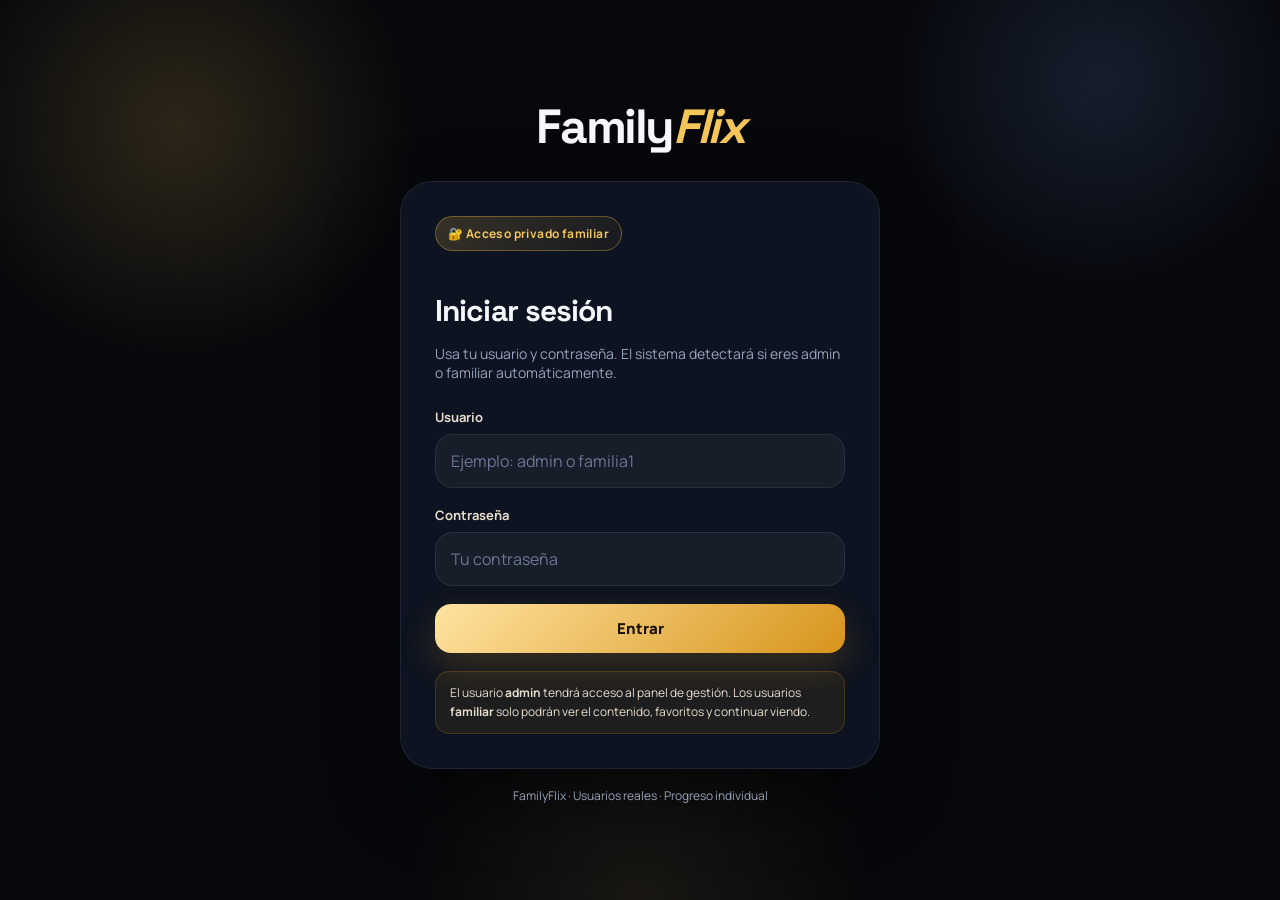
<file: index.html>
<!DOCTYPE html>
<html lang="es" data-theme="dark">
<head>
  <meta charset="UTF-8">
  <meta name="viewport" content="width=device-width,initial-scale=1">
  <title>FamilyFlix — Iniciar sesión</title>
  <script>
    (function () {
      const path = window.location.pathname || '/';
      const isHtmlFile = /\/[^/]+\.[^/]+$/.test(path);
      if (!isHtmlFile && !path.endsWith('/')) {
        window.location.replace(`${path}/${window.location.search}${window.location.hash}`);
      }
    })();
  </script>
  <link rel="icon" href="data:,">
  <link rel="stylesheet" href="css/style.css">
  <style>
    body{min-height:100vh;display:grid;place-items:center;padding:24px;background:#07080c}
    .login-shell{width:min(100%,480px);position:relative;z-index:1}
    .login-card{background:var(--ink2);border:1px solid rgba(245,240,232,.08);border-radius:var(--rxl);padding:34px;box-shadow:var(--gsh)}
    .login-logo{text-align:center;margin-bottom:24px}
    .login-logo .logo{font-size:48px;text-decoration:none}
    .login-hero{font-family:var(--ff);font-size:30px;margin-bottom:8px;color:var(--cream)}
    .login-sub{color:var(--cream3);font-size:14px;margin-bottom:26px}
    .role-chip{display:inline-flex;align-items:center;gap:8px;background:var(--ga);border:1px solid var(--gbrd2);border-radius:999px;padding:8px 12px;color:var(--amber);font-size:12px;font-weight:700;letter-spacing:.4px;margin-bottom:20px}
    .hint-box{margin-top:18px;background:rgba(232,160,32,.08);border:1px solid rgba(232,160,32,.18);border-radius:var(--r);padding:12px 14px;color:var(--cream2);font-size:12px;line-height:1.55}
    .foot-row{display:flex;justify-content:center;gap:12px;align-items:center;margin-top:18px;font-size:12px;color:var(--cream3);flex-wrap:wrap;text-align:center}
    @media(max-width:560px){body{padding:16px}.login-card{padding:24px}.login-logo .logo{font-size:40px}.login-hero{font-size:26px}}
  </style>
</head>
<body>
  <div class="bg-atm"></div>

  <div class="login-shell">
    <div class="login-logo">
      <div class="logo">Family<span>Flix</span></div>
    </div>

    <div class="login-card">
      <div class="role-chip">🔐 Acceso privado familiar</div>
      <h1 class="login-hero">Iniciar sesión</h1>
      <p class="login-sub">Usa tu usuario y contraseña. El sistema detectará si eres admin o familiar automáticamente.</p>

      <form id="loginForm">
      <div class="form-g">
        <label for="usuario">Usuario</label>
        <input class="inp" id="usuario" type="text" placeholder="Ejemplo: admin o familia1" autocomplete="username">
      </div>

      <div class="form-g">
        <label for="password">Contraseña</label>
        <input class="inp" id="password" type="password" placeholder="Tu contraseña" autocomplete="current-password">
      </div>

      <div id="loginError" class="err-box" style="display:none"></div>

      <button class="btn btn-amber btn-full btn-lg" id="loginBtn" type="submit">Entrar</button>
      </form>

      <div class="hint-box">
        El usuario <strong>admin</strong> tendrá acceso al panel de gestión. Los usuarios <strong>familiar</strong> solo podrán ver el contenido, favoritos y continuar viendo.
      </div>
    </div>

    <div class="foot-row">
      <button class="tt" onclick="toggleTheme()"></button>
      <span>FamilyFlix · Usuarios reales · Progreso individual</span>
    </div>
  </div>

  <script src="js/shared.js"></script>
  <script>
    const WELCOME_PENDING_KEY = 'ff_welcome_pending';
    const loginForm = document.getElementById('loginForm');

    const usuarioEl = document.getElementById('usuario');
    const passwordEl = document.getElementById('password');
    const loginBtn = document.getElementById('loginBtn');
    const loginError = document.getElementById('loginError');

    function setError(msg = '') {
      loginError.style.display = msg ? 'block' : 'none';
      loginError.textContent = msg;
    }

    if (typeof isLoggedIn !== 'function' || typeof loginUser !== 'function') {
      console.error('FamilyFlix no pudo cargar js/shared.js correctamente.');
      loginBtn.disabled = true;
      setError('No se pudo iniciar la app en este navegador. Recarga la pagina y, si sigue igual, prueba desactivar el bloqueo estricto de almacenamiento para este sitio.');
    } else if (isLoggedIn()) {
      window.location.href = 'home.html';
    }

    function markWelcomePending(user = {}) {
      const payload = JSON.stringify({
        ts: Date.now(),
        nombre: user.nombreMostrado || user.usuario || 'Familia'
      });
      sessionStorage.setItem(WELCOME_PENDING_KEY, payload);
      localStorage.setItem(WELCOME_PENDING_KEY, payload);
    }

    async function doLogin() {
      if (typeof loginUser !== 'function' || typeof setSession !== 'function') {
        setError('No se pudo iniciar la app en este navegador. Recarga la pagina y revisa si el navegador esta bloqueando almacenamiento para este sitio.');
        return;
      }

      const usuario = usuarioEl.value.trim();
      const password = passwordEl.value.trim();
      setError('');

      if (!usuario || !password) {
        setError('Ingresa usuario y contraseña.');
        return;
      }

      loginBtn.disabled = true;
      loginBtn.textContent = 'Verificando...';

      try {
        const res = await loginUser(usuario, password);
        setSession({ ok: true, user: res.user });
        markWelcomePending(res.user);
        showToast(`Bienvenido, ${res.user.nombreMostrado || res.user.usuario}`);
        window.location.href = 'home.html';
      } catch (error) {
        setError(error.message || 'No se pudo iniciar sesión.');
      } finally {
        loginBtn.disabled = false;
        loginBtn.textContent = 'Entrar';
      }
    }

    if (loginForm) {
      loginForm.addEventListener('submit', (event) => {
        event.preventDefault();
        doLogin();
      });
    }
  </script>
</body>
</html>
</file>
<file: css/style.css>
@import url('https://fonts.googleapis.com/css2?family=Manrope:wght@400;500;700;800&family=Space+Grotesk:wght@500;700;800&display=swap');

:root{
  --bg:#0a0d14;
  --bg2:#101522;
  --bg3:#151b2d;
  --panel:#111726;
  --panel2:#171f31;
  --panel3:#0e1421;
  --line:rgba(255,255,255,.08);
  --line2:rgba(255,255,255,.14);
  --text:#f7f3ec;
  --muted:#b8c0d4;
  --soft:#8d98b5;
  --brand:#f5c148;
  --brand2:#e8a020;
  --brand3:#ffda7b;
  --ok:#2ecc71;
  --danger:#ff6b6b;
  --info:#6ea8ff;
  --shadow:0 20px 60px rgba(0,0,0,.35);
  --shadow2:0 10px 28px rgba(0,0,0,.25);
  --blur:blur(16px);
  --r:14px;
  --rm:18px;
  --rl:24px;
  --rxl:32px;
  --nav-h:78px;
  --fs:Inter,ui-sans-serif,system-ui,-apple-system,Segoe UI,Roboto,Arial,sans-serif;
  --ff:Inter,ui-sans-serif,system-ui,-apple-system,Segoe UI,Roboto,Arial,sans-serif;
  --t:.24s;
  --ease:cubic-bezier(.2,.8,.2,1);
  --gb:linear-gradient(180deg, rgba(255,255,255,.05), rgba(255,255,255,.02));
  --ga:linear-gradient(135deg, rgba(245,193,72,.18), rgba(232,160,32,.05));
  --gbrd:rgba(245,193,72,.18);
  --gbrd2:rgba(245,193,72,.34);
  --gsh:0 18px 54px rgba(0,0,0,.34);
  --cream:var(--text);
  --cream2:#e7ddcf;
  --cream3:var(--muted);
  --ink:var(--bg);
  --ink2:var(--panel);
  --ink3:var(--panel2);
  --amber:var(--brand);
}

:root[data-theme="light"]{
  --bg:#f4f6fb;
  --bg2:#ffffff;
  --bg3:#edf1f8;
  --panel:#ffffff;
  --panel2:#f7f9fd;
  --panel3:#eef2f8;
  --line:rgba(15,23,42,.08);
  --line2:rgba(15,23,42,.14);
  --text:#111827;
  --muted:#51607b;
  --soft:#76839b;
  --shadow:0 20px 55px rgba(15,23,42,.1);
  --shadow2:0 10px 28px rgba(15,23,42,.08);
  --gb:linear-gradient(180deg, rgba(15,23,42,.02), rgba(15,23,42,.01));
  --ga:linear-gradient(135deg, rgba(245,193,72,.22), rgba(232,160,32,.08));
}

*{box-sizing:border-box}
html{scroll-behavior:smooth}
body{
  margin:0;
  min-height:100vh;
  font-family:var(--fs);
  color:var(--text);
  background:
    radial-gradient(circle at top left, rgba(245,193,72,.12), transparent 28%),
    radial-gradient(circle at top right, rgba(110,168,255,.08), transparent 24%),
    linear-gradient(180deg, var(--bg), #070a11 56%, var(--bg));
}
a{color:inherit;text-decoration:none}
img{max-width:100%;display:block}
button,input,select,textarea{font:inherit}
button{cursor:pointer}
textarea{resize:vertical}

.bg-atm{
  position:fixed; inset:0; pointer-events:none; z-index:0;
  background:
    radial-gradient(circle at 18% 16%, rgba(255,210,120,.11), transparent 22%),
    radial-gradient(circle at 82% 8%, rgba(110,168,255,.08), transparent 20%),
    radial-gradient(circle at 55% 100%, rgba(245,193,72,.08), transparent 24%);
}

.logo{font-size:30px;font-weight:900;letter-spacing:-.03em}
.logo span{color:var(--amber);font-style:italic}

.nav{
  position:fixed; top:0; left:0; right:0; z-index:50;
  background:transparent; transition:all var(--t) var(--ease);
}
.nav.solid{backdrop-filter:var(--blur);background:rgba(7,10,17,.72);border-bottom:1px solid var(--line)}
:root[data-theme="light"] .nav.solid{background:rgba(255,255,255,.78)}
.nav.hidden{transform:translateY(-100%)}
.nav-inner{
  height:var(--nav-h); max-width:1320px; margin:0 auto; padding:0 24px;
  display:flex; align-items:center; gap:18px; justify-content:space-between;
}
.nav-tabs,.nav-r{display:flex; align-items:center; gap:10px; flex-wrap:wrap}
.nav-tab,.chip,.stab,.atab{
  border:1px solid var(--line); background:var(--gb); color:var(--muted);
  border-radius:999px; padding:11px 16px; font-weight:700; font-size:13px;
  transition:all var(--t) var(--ease);
}
.nav-tab:hover,.chip:hover,.stab:hover,.atab:hover{transform:translateY(-1px);border-color:var(--line2);color:var(--text)}
.nav-tab.active,.chip.on,.stab.on,.atab.on{background:var(--amber); color:#120f06; border-color:transparent; box-shadow:0 8px 24px rgba(245,193,72,.24)}

.btn{
  border:none; border-radius:14px; padding:12px 18px; font-weight:800;
  transition:transform var(--t) var(--ease), box-shadow var(--t) var(--ease), background var(--t) var(--ease), opacity var(--t) var(--ease);
  display:inline-flex; align-items:center; justify-content:center; gap:8px; text-decoration:none;
}
.btn:hover{transform:translateY(-1px)}
.btn:disabled{opacity:.55;cursor:not-allowed;transform:none}
.btn-full{width:100%}
.btn-lg{padding:14px 20px;font-size:15px}
.btn-amber{background:linear-gradient(135deg, var(--brand3), var(--brand2)); color:#150f02; box-shadow:0 12px 26px rgba(232,160,32,.28)}
.btn-ghost{background:rgba(255,255,255,.05); color:var(--text); border:1px solid var(--line)}
.btn-outline{background:transparent; color:var(--text); border:1px solid var(--line2)}
.btn-outline:hover,.btn-ghost:hover{background:rgba(255,255,255,.08)}

.tt{
  width:42px; height:42px; border-radius:999px; border:1px solid var(--line);
  background:var(--gb); position:relative; box-shadow:var(--shadow2)
}
.tt::before{
  content:'\2600\FE0F'; position:absolute; inset:0; display:grid; place-items:center; font-size:18px;
}
:root[data-theme="dark"] .tt::before{content:'\1F319'}

label{display:block;font-size:13px;font-weight:700;color:var(--cream2);margin-bottom:8px}
.inp{
  width:100%; border:1px solid var(--line); background:rgba(255,255,255,.04);
  color:var(--text); border-radius:16px; padding:14px 15px; outline:none;
  transition:border-color var(--t), box-shadow var(--t), background var(--t);
}
.inp:focus{border-color:var(--gbrd2); box-shadow:0 0 0 4px rgba(245,193,72,.12); background:rgba(255,255,255,.06)}
.inp::placeholder{color:var(--soft)}
select.inp{appearance:none;background-image:linear-gradient(45deg,transparent 50%,var(--soft) 50%),linear-gradient(135deg,var(--soft) 50%,transparent 50%);background-position:calc(100% - 20px) calc(1em + 6px),calc(100% - 14px) calc(1em + 6px);background-size:6px 6px,6px 6px;background-repeat:no-repeat;padding-right:40px}
.form-g{margin-bottom:18px}
.form-row{display:grid;grid-template-columns:repeat(2,minmax(0,1fr));gap:14px}

.hero{
  position:relative; min-height:66vh; display:flex; align-items:flex-end; overflow:hidden;
  border-bottom:1px solid var(--line); margin-bottom:10px;
}
.hero-bg,.hero-vignette,.hero-content{position:absolute;inset:0}
.hero-bg{overflow:hidden}
.hero-bg img,.hero-bg video{width:100%;height:100%;object-fit:cover}
.hero-bg::after{content:'';position:absolute;inset:0;background:linear-gradient(180deg,rgba(0,0,0,.06),rgba(0,0,0,.54) 68%,rgba(7,10,17,.95))}
.hero-bg-layer{
  position:absolute;
  inset:0;
  opacity:0;
  transform:scale(1.02);
  transition:opacity .85s var(--ease), transform 1.2s var(--ease);
  will-change:opacity, transform;
}
.hero-bg-layer.is-active{
  opacity:1;
  transform:scale(1);
}
.hero-bg-layer.is-leaving{
  opacity:0;
  transform:scale(1.05);
}
.hero-bg-ph{height:100%;display:grid;place-items:center;font-size:120px;color:rgba(255,255,255,.18);background:linear-gradient(135deg,#131a2b,#1d2740)}
.hero-vignette{background:linear-gradient(90deg, rgba(7,10,17,.88) 0%, rgba(7,10,17,.45) 35%, rgba(7,10,17,.15) 60%, rgba(7,10,17,.82) 100%)}
.hero-content{
  position:relative; z-index:2; inset:auto; max-width:1320px; width:100%; margin:0 auto; padding:0 24px 44px;
}
.hero-eyebrow{display:inline-flex;align-items:center;gap:8px;padding:8px 12px;border-radius:999px;background:rgba(255,255,255,.08);backdrop-filter:blur(8px);font-size:12px;font-weight:800;color:var(--cream2);margin-bottom:14px}
.hero-title{max-width:760px;font-size:clamp(34px,5vw,72px);line-height:.98;font-weight:900;letter-spacing:-.04em;margin:0 0 10px}
.hero-meta{display:flex;gap:10px;flex-wrap:wrap;margin:0 0 16px;color:var(--cream2);font-weight:700}
.hero-meta .hero-meta-item{padding:8px 12px;border-radius:999px;background:rgba(255,255,255,.08);border:1px solid rgba(255,255,255,.06);font-size:12px}
.hero-synopsis{max-width:640px;font-size:15px;line-height:1.7;color:var(--cream2);margin:0 0 24px}
.hero-actions{display:flex;gap:12px;flex-wrap:wrap}

.stats-bar,.search-zone,.content-wrap,.page,.player-zone{position:relative;z-index:1}
.stats-bar{
  max-width:1320px; margin:18px auto 0; padding:0 24px; display:grid; gap:14px;
  grid-template-columns:repeat(4,minmax(0,1fr));
}
.stat-card{background:var(--gb); border:1px solid var(--line); border-radius:22px; padding:18px; box-shadow:var(--shadow2)}
.stat-label{font-size:12px;color:var(--muted);text-transform:uppercase;letter-spacing:.08em;margin-bottom:6px}
.stat-value{font-size:32px;font-weight:900;letter-spacing:-.04em}
.stat-sub{font-size:12px;color:var(--soft);margin-top:4px}

.search-zone{max-width:1320px;margin:18px auto 0;padding:0 24px 12px}
.search-box{position:relative;max-width:760px;margin-bottom:16px}
.search-box .si{position:absolute;left:16px;top:50%;transform:translateY(-50%);z-index:1;opacity:.75}
.search-box .inp{padding-left:44px;height:52px;border-radius:18px}
.filter-chips{display:flex;gap:10px;flex-wrap:wrap}

.load-state,.empty{
  min-height:220px; display:flex; flex-direction:column; align-items:center; justify-content:center; gap:12px;
  color:var(--muted); text-align:center;
}
.spin,.spin-sm{border-radius:999px;animation:spin .9s linear infinite}
.spin{width:30px;height:30px;border:3px solid rgba(255,255,255,.12);border-top-color:var(--amber)}
.spin-sm{width:16px;height:16px;border:2px solid rgba(255,255,255,.15);border-top-color:var(--amber)}
@keyframes spin{to{transform:rotate(360deg)}}

.shelf{max-width:1320px;margin:28px auto 0;padding:0 24px}
.shelf-head{display:flex;align-items:end;justify-content:space-between;gap:12px;margin-bottom:14px}
.shelf-title{font-size:24px;font-weight:900;letter-spacing:-.03em;margin:0}
.shelf-sub{font-size:13px;color:var(--muted)}
.row-scroll{display:grid;grid-auto-flow:column;grid-auto-columns:minmax(200px, 18vw);gap:16px;overflow:auto;padding-bottom:4px;scrollbar-width:thin}
.grid-cards{display:grid;grid-template-columns:repeat(auto-fill,minmax(210px,1fr));gap:18px}
.card{
  position:relative;overflow:hidden;border-radius:24px;background:linear-gradient(180deg,#1a2236,#101625);border:1px solid var(--line);box-shadow:var(--shadow2);transition:transform .28s var(--ease), box-shadow .28s var(--ease), border-color .28s var(--ease);
}
.card:hover{transform:translateY(-4px) scale(1.01);box-shadow:var(--shadow);border-color:var(--line2)}
.card-media{position:relative;aspect-ratio:2/3;background:#0f1420}
.card-media img{width:100%;height:100%;object-fit:cover}
.card-ph{width:100%;height:100%;display:grid;place-items:center;font-size:56px;color:rgba(255,255,255,.22);background:linear-gradient(135deg,#18203a,#121a2b)}
.card-body{padding:14px 14px 16px}
.card-title{font-size:16px;line-height:1.2;font-weight:800;margin:0 0 6px;display:-webkit-box;-webkit-line-clamp:2;-webkit-box-orient:vertical;overflow:hidden}
.card-meta{display:flex;gap:8px;flex-wrap:wrap;font-size:12px;color:var(--muted);margin-bottom:10px}
.card-actions{display:flex;gap:8px;flex-wrap:wrap}
.card .btn{padding:10px 12px;font-size:12px;border-radius:12px}
.badge{position:absolute;top:12px;left:12px;padding:8px 10px;border-radius:999px;font-size:11px;font-weight:900;letter-spacing:.04em;backdrop-filter:blur(10px);border:1px solid rgba(255,255,255,.08)}
.badge-new{background:rgba(245,193,72,.95);color:#141006}
.badge-serie{background:rgba(110,168,255,.95);color:#07111f}
.badge-wip{background:rgba(17,24,39,.82);color:#fff}
.badge-done{background:rgba(46,204,113,.92);color:#08140d}
.card-progress{position:absolute;left:10px;right:10px;bottom:10px;height:6px;border-radius:999px;background:rgba(255,255,255,.18);overflow:hidden}
.card-progress > span{display:block;height:100%;background:linear-gradient(90deg,var(--brand3),var(--brand2))}

.modal-bd{
  position:fixed; inset:0; background:rgba(2,5,12,.72); backdrop-filter:blur(8px);
  display:none; align-items:center; justify-content:center; z-index:80; padding:20px; overflow-y:auto; overscroll-behavior:contain; -webkit-overflow-scrolling:touch; touch-action:pan-y;
}
.modal-bd.show,.modal-bd.open{display:flex}
.modal{
  width:min(1180px,100%); height:min(92vh,900px); max-height:min(92vh,900px); overflow:hidden; background:var(--panel);
  border:1px solid var(--line); border-radius:28px; box-shadow:var(--shadow); display:grid; grid-template-columns:minmax(300px,340px) minmax(0,1fr); align-items:stretch;
}
.modal-img{height:min(92vh,900px); min-height:min(92vh,900px); background:linear-gradient(135deg,#18203a,#101625); align-self:stretch; position:sticky; top:0; overflow:hidden}
.modal-img img{width:100%;height:100%;object-fit:cover}
.modal-body{padding:28px; max-height:min(92vh,900px); overflow:auto; overscroll-behavior:contain; scrollbar-gutter:stable}
.modal-eyebrow{font-size:12px;text-transform:uppercase;letter-spacing:.12em;color:var(--brand3);font-weight:900;margin-bottom:10px}
.modal-title{font-size:clamp(28px,4vw,42px);line-height:1.02;margin:0 0 12px;font-weight:900}
.modal-meta{display:flex;gap:10px;flex-wrap:wrap;margin-bottom:14px;color:var(--muted);font-weight:700}
.modal-meta .modal-meta-item{padding:8px 11px;border:1px solid var(--line);border-radius:999px;background:var(--gb);font-size:12px}
.modal-synopsis{font-size:15px;line-height:1.7;color:var(--cream2);margin-bottom:18px}
.modal-tags,.info-tags{display:flex;gap:8px;flex-wrap:wrap;margin-bottom:18px}
.modal-tags span,.info-tags span{padding:8px 11px;border-radius:999px;background:rgba(255,255,255,.05);border:1px solid var(--line);font-size:12px;color:var(--cream2)}
.modal-actions{display:flex;gap:10px;flex-wrap:wrap}
.modal-actions .btn{padding:12px 16px}
.modal-prog{margin-bottom:18px}
.modal-prog-bar{height:8px;border-radius:999px;background:rgba(255,255,255,.12);overflow:hidden}
.modal-prog-fill{height:100%;background:linear-gradient(90deg,var(--brand3),var(--brand2))}
.modal-prog-lbl{font-size:12px;color:var(--muted);margin-top:8px}
.ep-list{margin-top:22px;padding-top:18px;border-top:1px solid var(--line)}
.ep-list-title{font-size:18px;font-weight:900;margin-bottom:14px}
.ep-season{margin-bottom:16px}
.ep-season h4{margin:0 0 10px;font-size:14px;color:var(--brand3)}
.ep-card{display:flex;gap:14px;align-items:center;padding:12px;border-radius:18px;background:var(--gb);border:1px solid var(--line);margin-bottom:10px}
.ep-thumb{width:90px;height:54px;border-radius:12px;overflow:hidden;background:#111827;flex-shrink:0}
.ep-thumb img{width:100%;height:100%;object-fit:cover}
.ep-title{font-size:14px;font-weight:800;margin-bottom:4px}
.ep-meta{font-size:12px;color:var(--muted)}

.page{max-width:1320px;margin:0 auto;padding:calc(var(--nav-h) + 26px) 24px 64px}
.page-title{font-size:clamp(32px,5vw,52px);line-height:1.02;margin:0 0 6px;font-weight:900;letter-spacing:-.04em}
.page-title span{color:var(--amber);font-style:italic}
.page-sub{font-size:14px;color:var(--muted);margin:0 0 26px}
.admin-tabs,.sub-tabs{display:flex;gap:10px;flex-wrap:wrap;margin-bottom:20px}
.acard,.success-card,.progress-card,.player-info,.stats-card .inner{
  background:var(--gb); border:1px solid var(--line); border-radius:24px; box-shadow:var(--shadow2)
}
.acard{padding:22px;margin-bottom:18px}
.success-card{padding:24px}
.panel{display:none}.panel.on{display:block}
.form-section{display:none}.form-section.on{display:block}
.ai-search-box{background:linear-gradient(135deg, rgba(245,193,72,.11), rgba(110,168,255,.04));border:1px solid var(--gbrd);border-radius:22px;padding:18px}
.ai-status{display:none;gap:10px;align-items:center;padding:12px 14px;border-radius:16px;margin-top:14px;font-size:13px}
.ai-status.analyzing{display:flex;background:rgba(245,193,72,.1);border:1px solid var(--gbrd);color:var(--brand3)}
.ai-status.done{display:flex;background:rgba(46,204,113,.1);border:1px solid rgba(46,204,113,.22);color:#6fe4a2}
.ai-status.err{display:flex;background:rgba(255,107,107,.1);border:1px solid rgba(255,107,107,.22);color:#ff9b9b}
.upload-zone{position:relative;display:grid;place-items:center;min-height:120px;padding:18px;text-align:center;border:2px dashed var(--gbrd2);border-radius:22px;background:rgba(245,193,72,.04)}
.upload-zone input{position:absolute;inset:0;opacity:0;cursor:pointer}
.files-list{display:grid;gap:10px}
.file-row{display:flex;gap:12px;align-items:center;padding:14px;border-radius:18px;background:var(--panel3);border:1px solid var(--line)}
.file-info{flex:1;min-width:0}.file-name{font-size:14px;font-weight:800;white-space:nowrap;overflow:hidden;text-overflow:ellipsis;margin-bottom:4px}.file-meta{font-size:12px;color:var(--muted)}
.hint-box{padding:16px 18px;border-radius:18px;background:rgba(110,168,255,.09);border:1px solid rgba(110,168,255,.16);font-size:13px;color:var(--cream2)}

.player-shell{padding-top:var(--nav-h);min-height:100vh}
.player-topbar{position:fixed;top:0;left:0;right:0;z-index:40;height:var(--nav-h);display:flex;align-items:center;justify-content:space-between;padding:0 20px;background:rgba(7,10,17,.78);backdrop-filter:var(--blur);border-bottom:1px solid var(--line)}
.player-zone{max-width:1320px;margin:0 auto;padding:24px}
.video-stage{position:relative;border-radius:28px;overflow:hidden;background:#000;box-shadow:var(--shadow);border:1px solid var(--line)}
.video-stage video,.video-stage iframe{width:100%;aspect-ratio:16/9;border:none;display:block;background:#000}
.video-loader{position:absolute;inset:0;display:flex;flex-direction:column;align-items:center;justify-content:center;gap:10px;background:rgba(0,0,0,.42);z-index:2}
.player-info{display:grid;grid-template-columns:1.6fr .9fr;gap:22px;margin-top:22px;padding:22px}
.info-cat{font-size:12px;text-transform:uppercase;letter-spacing:.12em;color:var(--brand3);font-weight:900;margin-bottom:8px}
.info-title{font-size:clamp(28px,4vw,48px);line-height:1.02;margin:0 0 10px}
.info-meta{display:flex;gap:10px;flex-wrap:wrap;color:var(--muted);font-weight:700;margin-bottom:12px}
.info-synopsis{font-size:15px;line-height:1.7;color:var(--cream2);margin-bottom:16px}
.progress-card{padding:22px}
.progress-card h4{margin:0 0 12px;font-size:16px}
.autosave-badge{display:inline-flex;gap:8px;align-items:center;padding:8px 12px;border-radius:999px;background:rgba(46,204,113,.12);border:1px solid rgba(46,204,113,.22);font-size:12px;color:#8ff0b7}
.autosave-dot{width:8px;height:8px;border-radius:999px;background:#2ecc71;box-shadow:0 0 0 6px rgba(46,204,113,.16)}
.ring-wrap{display:grid;place-items:center;margin:18px 0}
.progress-ring{transform:rotate(-90deg)}
.ring-track{fill:none;stroke:rgba(255,255,255,.08);stroke-width:10}
.ring-fill{fill:none;stroke:url(#rg);stroke-width:10;stroke-linecap:round;stroke-dasharray:251.2;stroke-dashoffset:251.2;transition:stroke-dashoffset .4s ease}
.ring-label{position:absolute;font-size:22px;font-weight:900}
.ring-sub{font-size:13px;color:var(--muted);text-align:center;margin-bottom:12px}
.time-display{display:flex;justify-content:space-between;gap:12px;padding:12px 14px;border-radius:16px;background:var(--panel3);border:1px solid var(--line);font-size:13px;margin-bottom:14px}
.time-cur{font-weight:900}.time-tot{color:var(--muted)}
.btn-row{display:grid;gap:10px}
.last-saved{font-size:12px;color:var(--muted);margin-top:12px;text-align:center}
.next-ep-overlay{position:absolute;right:18px;bottom:18px;max-width:340px;background:rgba(7,10,17,.88);backdrop-filter:blur(14px);border:1px solid var(--line);border-radius:24px;padding:18px;box-shadow:var(--shadow);display:none;z-index:3}
.next-ep-overlay.show{display:block}
.next-ep-label{font-size:12px;text-transform:uppercase;letter-spacing:.12em;color:var(--brand3);font-weight:900;margin-bottom:8px}
.next-ep-title{font-size:19px;font-weight:900;margin-bottom:10px}
.next-ep-timer{font-size:40px;font-weight:900;margin-bottom:10px}
.next-ep-actions{display:flex;gap:10px}

.toast{position:fixed;right:18px;bottom:18px;z-index:100;padding:14px 16px;border-radius:16px;background:rgba(17,24,39,.94);color:#fff;border:1px solid var(--line);box-shadow:var(--shadow);opacity:0;transform:translateY(10px);pointer-events:none;transition:all .25s var(--ease);max-width:min(420px, calc(100vw - 28px))}
.toast.show{opacity:1;transform:translateY(0)}
.toast.success{border-color:rgba(46,204,113,.3)}
.toast.error{border-color:rgba(255,107,107,.34)}
.toast.info{border-color:rgba(110,168,255,.34)}

.table-wrap{overflow:auto;border:1px solid var(--line);border-radius:20px}
table{width:100%;border-collapse:collapse;background:var(--panel)}
th,td{padding:12px 14px;text-align:left;border-bottom:1px solid var(--line);font-size:13px}
th{font-size:12px;text-transform:uppercase;letter-spacing:.08em;color:var(--muted);background:var(--panel3)}
tr:hover td{background:rgba(255,255,255,.02)}

.hide{display:none!important}
.text-muted{color:var(--muted)}
.center{text-align:center}
.mt-2{margin-top:8px}.mt-3{margin-top:12px}.mt-4{margin-top:16px}.mt-5{margin-top:20px}

@media (max-width: 1100px){
  .stats-bar{grid-template-columns:repeat(2,minmax(0,1fr))}
  .modal{grid-template-columns:minmax(260px,300px) minmax(0,1fr)}
  .player-info{grid-template-columns:1fr}
}

@media (max-width: 820px){
  :root{--nav-h:70px}
  .nav-inner{padding:0 14px;gap:10px}
  .nav-tabs{order:3;width:100%;overflow:auto;padding-bottom:2px}
  .nav-r{margin-left:auto}
  .hero{min-height:58vh}
  .hero-content{padding:0 16px 28px}
  .stats-bar,.search-zone,.shelf,.page,.player-zone{padding-left:16px;padding-right:16px}
  .row-scroll{grid-auto-columns:minmax(180px, 58vw)}
  .grid-cards{grid-template-columns:repeat(2,minmax(0,1fr))}
  .modal{grid-template-columns:1fr;max-height:90vh;height:auto;overflow:auto}
  .modal-img{min-height:240px;height:auto;position:relative;top:auto}
  .modal-body{padding:20px;max-height:none;overflow:visible}
  .modal-episodes{max-height:none;overflow:visible;padding-right:0}
  .form-row{grid-template-columns:1fr}
}

@media (max-width: 560px){
  .logo{font-size:24px}
  .nav-tab,.chip,.stab,.atab{padding:10px 14px;font-size:12px}
  .hero-title{font-size:34px}
  .hero-meta .hero-meta-item{font-size:11px;padding:7px 10px}
  .stats-bar{grid-template-columns:1fr}
  .grid-cards{grid-template-columns:1fr 1fr;gap:14px}
  .card-body{padding:12px}
  .card-title{font-size:14px}
  .card .btn{padding:9px 10px;font-size:11px}
  .modal-actions,.hero-actions,.next-ep-actions{flex-direction:column}
  .page{padding-top:calc(var(--nav-h) + 18px)}
  .player-zone{padding:16px}
  .player-topbar{padding:0 12px}
  .next-ep-overlay{left:12px;right:12px;bottom:12px;max-width:none}
}

/* -------------------------------
   Dark-only refresh
--------------------------------*/
:root{
  --bg:#05070c;
  --bg2:#0d1118;
  --bg3:#131926;
  --panel:#0d1320;
  --panel2:#141d2b;
  --panel3:#0b1019;
  --text:#f5f7fb;
  --muted:#98a3bb;
  --soft:#6c7894;
  --brand:#f3c55b;
  --brand2:#d8941c;
  --brand3:#ffe3a0;
  --line:rgba(255,255,255,.08);
  --line2:rgba(255,255,255,.16);
  --shadow:0 30px 90px rgba(0,0,0,.5);
  --shadow2:0 14px 34px rgba(0,0,0,.3);
  --fs:'Manrope',ui-sans-serif,system-ui,-apple-system,Segoe UI,sans-serif;
  --ff:'Space Grotesk',ui-sans-serif,system-ui,-apple-system,Segoe UI,sans-serif;
  --nav-h:84px;
  --gsh:0 28px 74px rgba(0,0,0,.46);
}

html,body{
  background:
    radial-gradient(circle at 0% 0%, rgba(243,197,91,.18), transparent 24%),
    radial-gradient(circle at 100% 0%, rgba(110,168,255,.12), transparent 18%),
    radial-gradient(circle at 50% 100%, rgba(243,197,91,.08), transparent 30%),
    linear-gradient(180deg, #04060b 0%, #070a12 46%, #0a0f18 100%);
}

body{
  overflow-x:hidden;
  color:var(--text);
}

.bg-atm{
  background:
    radial-gradient(circle at 14% 14%, rgba(243,197,91,.16), transparent 18%),
    radial-gradient(circle at 86% 9%, rgba(110,168,255,.14), transparent 16%),
    radial-gradient(circle at 50% 100%, rgba(243,197,91,.08), transparent 22%);
}

.tt{display:none!important}

.nav.solid,
.player-nav,
.player-topbar{
  background:rgba(5,8,13,.82)!important;
  border-bottom:1px solid var(--line)!important;
  backdrop-filter:blur(18px);
}

.nav-inner,
.player-wrap,
.page,
.section,
.shelf,
.stats-bar,
.search-zone,
.player-zone{
  max-width:1360px;
}

.logo{
  font-family:var(--ff);
  letter-spacing:-.05em;
}

.btn{
  border-radius:16px;
}

.btn-amber{
  box-shadow:0 14px 34px rgba(216,148,28,.22);
}

.inp{
  min-height:54px;
  border-radius:18px;
  background:rgba(255,255,255,.045);
}

textarea.inp{
  min-height:124px;
}

.hero{
  min-height:72vh;
  margin-bottom:18px;
  --hero-shift-x:0px;
  --hero-shift-y:0px;
}

.hero-vignette{
  background:linear-gradient(90deg, rgba(4,6,11,.94) 0%, rgba(4,6,11,.56) 38%, rgba(4,6,11,.16) 64%, rgba(4,6,11,.92) 100%);
}

.hero-bg::after{
  background:linear-gradient(180deg, rgba(0,0,0,.04), rgba(0,0,0,.58) 60%, rgba(4,6,11,.97));
}

.hero-bg .media-image-shell{
  transform:none;
  transition:none;
  will-change:auto;
  overflow:hidden;
}

.hero-bg .media-image-shell img{
  width:100%;
  height:100%;
  margin:0;
  animation:hero-kenburns 18s ease-in-out both;
  transform-origin:center center;
  will-change:transform;
}

.hero-content{
  padding-bottom:52px;
}

.hero-title{
  font-family:var(--ff);
  max-width:820px;
}

.hero-desc,
.hero-synopsis{
  max-width:720px;
  font-size:15px;
  line-height:1.8;
  color:#d8deea;
}

.hero-progress{margin-top:18px;max-width:360px}
.hero-prog-bar{height:8px;border-radius:999px;background:rgba(255,255,255,.14);overflow:hidden}
.hero-prog-fill{height:100%;background:linear-gradient(90deg,var(--brand3),var(--brand2))}
.hero-prog-label{font-size:12px;color:var(--muted);margin-top:8px}

.search-zone{
  padding-top:8px;
}

.section{
  max-width:1360px;
  margin:30px auto 0;
  padding:0 24px;
}

.section-head{
  display:flex;
  align-items:center;
  gap:16px;
  margin-bottom:14px;
}

.section-title{
  display:flex;
  align-items:center;
  gap:10px;
  margin:0;
  font-family:var(--ff);
  font-size:clamp(20px,2vw,28px);
  font-weight:800;
  letter-spacing:-.03em;
}

.section-title span{
  display:inline-grid;
  place-items:center;
  min-width:36px;
  width:auto;
  height:30px;
  padding:0 10px;
  border-radius:999px;
  background:rgba(243,197,91,.12);
  color:var(--brand3);
  font-size:11px;
  font-weight:800;
  line-height:1;
  letter-spacing:.02em;
  flex-shrink:0;
}

.section-line{
  flex:1;
  height:1px;
  background:linear-gradient(90deg, rgba(243,197,91,.28), rgba(255,255,255,.05));
}

.section-sub{
  padding:0 0 10px!important;
  color:var(--muted)!important;
}

.scroll-row{
  display:grid;
  grid-auto-flow:column;
  grid-auto-columns:minmax(240px,24vw);
  gap:18px;
  overflow:auto;
  padding:4px 2px 8px;
  scrollbar-width:thin;
}

.catalog-grid{
  display:grid;
  grid-template-columns:repeat(auto-fill,minmax(210px,1fr));
  gap:18px;
}

.catalog-grid--continue{
  grid-template-columns:repeat(auto-fill,minmax(280px,1fr));
}

.catalog-grid--episodes{
  grid-template-columns:repeat(auto-fill,minmax(260px,1fr));
}

.catalog-grid--compact{
  grid-template-columns:repeat(auto-fill,minmax(190px,1fr));
}

.inline-filter-row{
  display:flex;
  gap:10px;
  flex-wrap:wrap;
  margin:0 0 16px;
}

.scroll-row--continue{
  grid-auto-columns:minmax(250px,300px);
}

.showcase-shell{
  display:grid;
  gap:14px;
}

.showcase-stage{
  position:relative;
  min-height:0;
}

.showcase-panel{
  width:min(100%, 420px);
}

.showcase-slide{
  opacity:0;
  transform:translateY(10px) scale(.985);
  pointer-events:none;
  position:absolute;
  inset:0;
  transition:opacity .35s var(--ease), transform .45s var(--ease);
}

.showcase-slide.is-active{
  opacity:1;
  transform:translateY(0) scale(1);
  pointer-events:auto;
  position:relative;
}

.showcase-card{
  max-width:420px;
}

.showcase-dots{
  display:flex;
  gap:8px;
  align-items:center;
  justify-content:flex-start;
}

.showcase-dot{
  width:10px;
  height:10px;
  border:none;
  border-radius:999px;
  background:rgba(255,255,255,.18);
  transition:transform .2s var(--ease), background .2s var(--ease);
}

.showcase-dot.is-active{
  background:var(--amber);
  transform:scale(1.18);
}

.card,
.card-sm,
.media-card,
.episode-card,
.cardx,
.stat,
.acard,
.success-card,
.progress-card,
.main-card,
.side-card{
  background:linear-gradient(180deg, rgba(19,27,42,.98), rgba(9,14,23,.98));
  border:1px solid var(--line);
  box-shadow:var(--shadow2);
}

.card,
.card-sm,
.media-card,
.episode-card{
  overflow:hidden;
  border-radius:26px;
}

.card:hover,
.media-card:hover,
.episode-card:hover{
  border-color:var(--line2);
}

.card-img,
.media-card__image,
.episode-card__image{
  position:relative;
  overflow:hidden;
  background:#0b111b;
}

.card-img{aspect-ratio:16/9}
.media-card__image{aspect-ratio:2/3}
.episode-card__image{aspect-ratio:16/9}

.card-img img,
.media-card__image img,
.episode-card__image img,
.modal-img img,
.hero-bg img,
.ep-thumb img{
  width:100%;
  height:100%;
  object-fit:cover;
}

.card-ph,
.media-fallback{
  width:100%;
  height:100%;
  display:flex;
  flex-direction:column;
  align-items:center;
  justify-content:center;
  gap:10px;
  text-align:center;
  padding:16px;
  color:rgba(255,255,255,.3);
  font-size:clamp(36px,6vw,58px);
  background:
    radial-gradient(circle at top, rgba(243,197,91,.14), transparent 30%),
    linear-gradient(135deg,#18203a,#0f1626 56%, #0b1019);
}

.media-fallback strong{
  font-size:inherit;
  line-height:1;
}

.media-fallback span{
  max-width:18ch;
  color:var(--muted);
  font-size:12px;
  font-weight:700;
  letter-spacing:.04em;
  text-transform:uppercase;
}

.media-image-shell,
.media-image-shell img{
  width:100%;
  height:100%;
}

.media-card__btn,
.episode-card__btn{
  display:block;
  width:100%;
  padding:0;
  border:none;
  background:none;
  color:inherit;
  text-align:left;
}

.card-body,
.media-card__body,
.episode-card__body{
  padding:16px 16px 18px;
}

.media-card__title,
.episode-card__title,
.card-title,
.modal-title,
.title,
.login-hero{
  font-family:var(--ff);
  letter-spacing:-.03em;
}

.media-card__title,
.episode-card__title{
  margin:0 0 8px;
  font-size:18px;
  line-height:1.15;
}

.media-card__meta,
.episode-card__meta,
.card-sub,
.rowx .meta,
.file-summary{
  color:var(--muted);
}

.ff-rating-chip{
  display:inline-flex;
  align-items:center;
  gap:8px;
  padding:8px 12px;
  border-radius:999px;
  border:1px solid rgba(243,197,91,.2);
  background:linear-gradient(135deg, rgba(255,255,255,.12), rgba(243,197,91,.08));
  color:var(--cream);
  line-height:1;
  white-space:nowrap;
}

.ff-rating-chip--compact{
  gap:6px;
  padding:7px 10px;
}

.ff-rating-stars{
  position:relative;
  display:inline-block;
  font-size:11px;
  letter-spacing:.16em;
  color:rgba(255,255,255,.16);
}

.ff-rating-stars-base{
  display:block;
}

.ff-rating-stars-fill{
  position:absolute;
  inset:0 auto 0 0;
  overflow:hidden;
  white-space:nowrap;
  color:#f3c55b;
}

.ff-rating-value{
  font-size:12px;
  font-weight:900;
  color:var(--cream);
}

.ff-rating-count,
.ff-rating-source{
  font-size:11px;
  color:var(--muted);
}

.card-shine{
  position:absolute;
  inset:0;
  background:linear-gradient(120deg, transparent 0%, rgba(255,255,255,.08) 48%, transparent 100%);
  transform:translateX(-120%);
  transition:transform .7s var(--ease);
}

.card:hover .card-shine,
.card-sm:hover .card-shine{
  transform:translateX(120%);
}

.card-overlay{
  position:absolute;
  left:14px;
  right:14px;
  bottom:16px;
  display:flex;
  justify-content:flex-start;
  pointer-events:none;
  opacity:0;
  transform:translateY(8px);
  transition:opacity .2s var(--ease), transform .2s var(--ease);
}

.card:hover .card-overlay,
.card-sm:hover .card-overlay{
  opacity:1;
  transform:translateY(0);
}

.play-btn{
  display:inline-flex;
  align-items:center;
  justify-content:center;
  min-height:38px;
  padding:10px 14px;
  border-radius:999px;
  background:rgba(7,10,17,.82);
  border:1px solid rgba(255,255,255,.14);
  color:#fff;
  font-size:12px;
  font-weight:800;
  letter-spacing:.04em;
  box-shadow:0 16px 34px rgba(0,0,0,.28);
}

.prog-strip{
  position:absolute;
  left:10px;
  right:10px;
  bottom:10px;
  height:6px;
  border-radius:999px;
  background:rgba(255,255,255,.18);
  overflow:hidden;
}

.prog-fill{
  height:100%;
  background:linear-gradient(90deg,var(--brand3),var(--brand2));
}

.episode-extra{
  margin-top:10px;
  font-size:12px;
  color:var(--cream2);
  line-height:1.5;
}

.episode-item > div{
  flex:1;
  min-width:0;
}

.modal-episode-progress{
  margin-top:8px;
  height:5px;
  border-radius:999px;
  background:rgba(255,255,255,.08);
  overflow:hidden;
}

.modal-episode-progress-fill{
  height:100%;
  background:linear-gradient(90deg,var(--brand3),var(--brand2));
}

.episode-grid{
  display:grid;
  grid-template-columns:repeat(auto-fit,minmax(220px,1fr));
  gap:14px;
}

.season-block{
  margin-top:18px;
  padding-top:18px;
  border-top:1px solid var(--line);
}

.season-block h4{
  margin:0 0 12px;
  color:var(--brand3);
  font-family:var(--ff);
}

.modal{
  background:linear-gradient(180deg, rgba(17,24,38,.98), rgba(9,14,23,.98));
}

.modal-img,
.preview-frame{
  background:#091019;
}

.modal-episodes{
  max-height:min(48vh,520px);
  overflow:auto;
  align-content:start;
  padding-right:6px;
  scrollbar-gutter:stable;
}

.trailer-bd{
  z-index:92;
  background:rgba(2,5,12,.84);
}

.trailer-modal{
  width:min(1080px,calc(100vw - 32px));
  max-height:min(92vh,900px);
  overflow:hidden;
  background:linear-gradient(180deg, rgba(17,24,38,.99), rgba(8,12,20,.99));
  border:1px solid var(--line);
  border-radius:28px;
  box-shadow:var(--shadow);
  display:grid;
  grid-template-rows:auto minmax(0,1fr);
}

.trailer-head{
  display:grid;
  grid-template-columns:minmax(0,1fr) auto;
  gap:8px 16px;
  align-items:start;
  padding:20px 22px 16px;
  border-bottom:1px solid var(--line);
}

.trailer-label{
  font-size:12px;
  text-transform:uppercase;
  letter-spacing:.12em;
  color:var(--brand3);
  font-weight:900;
}

.trailer-title{
  grid-column:1;
  font-family:var(--ff);
  font-size:clamp(22px,3vw,34px);
  line-height:1.05;
  font-weight:800;
  letter-spacing:-.03em;
}

.trailer-close{
  grid-column:2;
  grid-row:1 / span 2;
}

.trailer-body{
  padding:18px 22px 22px;
  overflow:auto;
  overscroll-behavior:contain;
  scrollbar-gutter:stable;
}

.trailer-frame-wrap{
  border-radius:22px;
  overflow:hidden;
  background:#000;
  box-shadow:0 22px 48px rgba(0,0,0,.28);
}

.trailer-frame{
  display:block;
  width:100%;
  aspect-ratio:16/9;
  border:none;
  background:#000;
}

.trailer-status{
  min-height:min(58vh,460px);
  display:flex;
  align-items:center;
  justify-content:center;
  gap:12px;
  padding:28px;
  border-radius:22px;
  background:rgba(255,255,255,.03);
  border:1px solid var(--line);
  color:var(--cream2);
  text-align:center;
}

.trailer-status--error{
  color:#ffb3b3;
  border-color:rgba(255,107,107,.22);
  background:rgba(255,107,107,.08);
}

.trailer-note{
  margin-top:12px;
  color:var(--muted);
  font-size:13px;
}

.rowx{
  align-items:flex-start;
  flex-wrap:wrap;
}

.rowx > div:last-child{
  margin-left:auto;
}

.stats{
  display:grid;
  grid-template-columns:repeat(auto-fit,minmax(180px,1fr))!important;
}

.grid2,
.grid3,
.grid4{
  grid-template-columns:repeat(auto-fit,minmax(220px,1fr))!important;
}

.file-toolbar{
  grid-template-columns:minmax(0,1fr) auto!important;
}

.helper,
.hint-box{
  background:linear-gradient(180deg, rgba(243,197,91,.1), rgba(243,197,91,.05));
  border-color:rgba(243,197,91,.24);
}

.no-video-msg{
  min-height:min(56vw,420px);
  display:grid;
  place-items:center;
  gap:10px;
  padding:28px;
  text-align:center;
  background:linear-gradient(180deg,#091019,#05070c);
  color:var(--muted);
}

.no-video-msg .icon{
  font-size:54px;
}

.no-video-msg h3{
  margin:0;
  font-family:var(--ff);
  font-size:28px;
  color:var(--text);
}

.no-video-msg p{
  margin:0;
  max-width:420px;
  line-height:1.7;
}

.err-box{
  padding:14px 16px;
  border-radius:16px;
  background:rgba(255,107,107,.12);
  border:1px solid rgba(255,107,107,.28);
  color:#ffb3b3;
  font-size:13px;
  margin-bottom:16px;
}

@media (max-width: 980px){
  :root{--nav-h:74px}
  .hero{min-height:64vh}
  .scroll-row{grid-auto-columns:minmax(220px,70vw)}
  .catalog-grid,
  .catalog-grid--continue,
  .catalog-grid--episodes{grid-template-columns:repeat(auto-fill,minmax(220px,1fr))}
  .catalog-grid--compact{grid-template-columns:repeat(auto-fill,minmax(180px,1fr))}
  .section,
  .shelf,
  .search-zone,
  .page,
  .player-zone,
  .stats-bar{padding-left:18px!important;padding-right:18px!important}
  .section-head{flex-direction:column;align-items:flex-start;gap:10px}
  .section-line{width:100%}
  .file-toolbar{grid-template-columns:1fr!important}
}

@media (max-width: 640px){
  .hero{min-height:58vh}
  .hero-content{padding:0 16px 28px}
  .hero-desc,
  .hero-synopsis{font-size:14px}
  .scroll-row{grid-auto-columns:minmax(210px,82vw)}
  .catalog-grid,
  .catalog-grid--continue,
  .catalog-grid--episodes{grid-template-columns:repeat(2,minmax(0,1fr))}
  .catalog-grid--compact{grid-template-columns:repeat(2,minmax(0,1fr));gap:12px}
  .scroll-row--continue{grid-auto-columns:minmax(210px,78vw)}
  .card--compact .card-img{aspect-ratio:4/5}
  .card--compact .card-body{padding:12px 12px 14px}
  .card--compact .card-title{font-size:13px}
  .card--compact .card-sub{display:none}
  .showcase-card{max-width:none}
  .grid-cards,
  .episode-grid{grid-template-columns:1fr!important}
  .page{padding-top:calc(var(--nav-h) + 18px)!important}
  .cardx,
  .acard,
  .main-card,
  .side-card{padding:18px!important}
  .rowx > div:last-child{margin-left:0;width:100%}
}

@media (max-width: 720px){
  .nav{
    position:sticky;
    top:0;
    background:rgba(5,8,13,.94)!important;
    border-bottom:1px solid var(--line)!important;
    backdrop-filter:blur(18px);
  }

  .nav-inner{
    height:auto;
    min-height:0;
    padding:10px 14px 12px!important;
    display:grid;
    grid-template-columns:minmax(0,1fr) auto;
    grid-template-areas:
      "logo actions"
      "tabs tabs";
    gap:10px 12px;
    align-items:center;
  }

  .nav-inner > .logo{
    grid-area:logo;
    min-width:0;
  }

  .nav-r{
    grid-area:actions;
    margin-left:0;
    gap:8px;
    justify-content:flex-end;
  }

  .nav-tabs{
    grid-area:tabs;
    width:100%;
    display:flex;
    flex-wrap:nowrap;
    overflow-x:auto;
    gap:8px;
    padding-top:4px;
    scrollbar-width:none;
  }

  .nav-tabs::-webkit-scrollbar{
    display:none;
  }

  #navProfile{
    display:none!important;
  }

  .nav-tab,
  .chip,
  .stab,
  .atab,
  .nav .btn{
    padding:10px 12px;
    font-size:12px;
    white-space:nowrap;
  }

  .logo{
    font-size:28px;
  }

  .mt{
    margin-top:0!important;
  }

  .page{
    padding-top:18px!important;
  }

  .hero{
    min-height:auto!important;
    margin:10px 12px 18px;
    border:1px solid var(--line);
    border-radius:28px;
    overflow:hidden;
  }

  .hero-content{
    min-height:420px;
    padding:22px 18px 22px!important;
    display:flex;
    flex-direction:column;
    justify-content:flex-end;
  }

  .hero-desc,
  .hero-synopsis{
    display:-webkit-box;
    -webkit-box-orient:vertical;
    -webkit-line-clamp:4;
    overflow:hidden;
    max-width:none;
  }

  .search-zone,
  .section,
  .shelf,
  .page,
  .stats-bar{
    padding-left:12px!important;
    padding-right:12px!important;
  }
}

@media (max-width: 520px){
  .nav-r{
    width:100%;
    justify-content:flex-end;
  }

  .nav-r .btn{
    flex:0 0 auto;
    padding:9px 11px!important;
    font-size:12px!important;
  }

  .nav-tabs{
    padding-top:2px;
  }

  .hero-title{
    font-size:clamp(26px,10vw,40px)!important;
  }

  .hero-desc,
  .hero-synopsis{
    font-size:13px;
    line-height:1.65;
  }

  .hero-meta{
    gap:8px;
  }

  .hero-meta .hero-meta-item{
    padding:7px 9px;
  }

  .hero{
    margin:8px 10px 16px;
    border-radius:24px;
  }

  .hero-content{
    min-height:540px!important;
    padding:30px 14px 18px!important;
  }

  .hero-eyebrow{
    margin-bottom:10px;
  }

  .hero-actions .btn{
    width:auto;
  }
}

.modal-bd.open .modal{
  animation:modal-pop .32s var(--ease);
}

.modal-img{
  position:relative;
}

.modal-media-surface,
.modal-media-surface > #mThumb,
.modal-media-surface .media-image-shell,
.modal-media-surface .media-image-shell img,
.modal-media-surface .media-fallback{
  width:100%;
  height:100%;
}

.modal-media-controls{
  position:absolute;
  inset:0;
  display:flex;
  flex-direction:column;
  justify-content:space-between;
  padding:16px;
  pointer-events:none;
  background:linear-gradient(180deg, rgba(5,8,13,.22) 0%, rgba(5,8,13,0) 24%, rgba(5,8,13,0) 60%, rgba(5,8,13,.44) 100%);
}

.modal-media-top,
.modal-media-bottom{
  display:flex;
  pointer-events:none;
}

.modal-media-top{
  justify-content:space-between;
  align-items:flex-start;
}

.modal-media-bottom{
  justify-content:flex-start;
}

.modal-icon-close,
.modal-mini-pill,
.modal-image-play{
  pointer-events:auto;
}

.modal-mini-pill{
  min-height:42px;
  padding:10px 14px;
  border:none;
  border-radius:999px;
  background:rgba(7,10,17,.62);
  border:1px solid rgba(255,255,255,.12);
  color:#fff;
  font-size:12px;
  font-weight:800;
  letter-spacing:.06em;
  text-transform:uppercase;
  box-shadow:0 14px 28px rgba(0,0,0,.22);
  transition:transform .2s var(--ease), background .2s var(--ease), border-color .2s var(--ease);
}

.modal-mini-pill:hover{
  transform:translateY(-1px);
  background:rgba(7,10,17,.84);
  border-color:rgba(255,255,255,.2);
}

.modal-icon-close{
  width:44px;
  height:44px;
  border:none;
  border-radius:999px;
  display:grid;
  place-items:center;
  background:rgba(7,10,17,.62);
  border:1px solid rgba(255,255,255,.12);
  color:#fff;
  font-size:28px;
  line-height:1;
  cursor:pointer;
  box-shadow:0 14px 28px rgba(0,0,0,.28);
  transition:transform .2s var(--ease), background .2s var(--ease), border-color .2s var(--ease), box-shadow .25s var(--ease);
}

.modal-icon-close:hover{
  transform:translateY(-1px) scale(1.03);
  background:rgba(7,10,17,.84);
  border-color:rgba(255,255,255,.2);
}

.modal-image-play{
  display:inline-flex;
  align-items:center;
  justify-content:center;
  border:none;
  border-radius:999px;
  padding:14px 20px;
  min-height:48px;
  background:linear-gradient(135deg, rgba(243,197,91,.98), rgba(216,148,28,.98));
  color:#120c00;
  font-size:13px;
  font-weight:900;
  letter-spacing:.08em;
  text-transform:uppercase;
  cursor:pointer;
  box-shadow:0 18px 34px rgba(216,148,28,.28);
  transition:transform .2s var(--ease), box-shadow .25s var(--ease), filter .2s var(--ease);
}

.modal-image-play:hover{
  transform:translateY(-2px) scale(1.02);
  box-shadow:0 24px 42px rgba(216,148,28,.34);
  filter:saturate(1.06);
}

@media (min-width: 821px){
  .modal{
    width:min(1320px, calc(100vw - 40px));
    grid-template-columns:minmax(0,9fr) minmax(0,11fr);
  }

  .modal-img{
    display:flex;
    align-items:stretch;
    justify-content:center;
    padding:22px 12px 18px 18px;
  }

  .modal-media-surface{
    position:relative;
    width:100%;
    height:100%;
    aspect-ratio:auto;
    border-radius:26px;
    overflow:hidden;
    background:#05070c;
    border:1px solid rgba(255,255,255,.08);
    box-shadow:0 22px 48px rgba(0,0,0,.34);
  }

  .modal-body{
    padding:22px 18px 24px;
  }

  .modal-media-surface .media-image-shell{
    display:flex;
    align-items:center;
    justify-content:center;
    background:#05070c;
  }

  .modal-media-surface .media-image-shell img{
    object-fit:contain;
    object-position:center center;
    background:#05070c;
    transform:scale(1.15);
    transform-origin:center center;
  }
}

.detail-title-row{
  display:flex;
  align-items:flex-start;
  justify-content:space-between;
  gap:14px;
  margin-bottom:6px;
}

.detail-title-row .modal-title{
  margin:0;
}

.fav-heart{
  width:46px;
  height:46px;
  border-radius:999px;
  border:1px solid rgba(255,255,255,.08);
  background:rgba(255,255,255,.06);
  color:var(--muted);
  display:grid;
  place-items:center;
  font-size:22px;
  cursor:pointer;
  flex-shrink:0;
  box-shadow:0 12px 24px rgba(0,0,0,.18);
  transition:transform .2s var(--ease), color .2s var(--ease), background .2s var(--ease), border-color .2s var(--ease), box-shadow .25s var(--ease);
}

.fav-heart:hover{
  transform:translateY(-1px) scale(1.03);
}

.fav-heart:active{
  transform:scale(.96);
}

.fav-heart.on{
  color:#ff7c9f;
  background:rgba(255,124,159,.16);
  border-color:rgba(255,124,159,.3);
  box-shadow:0 16px 32px rgba(255,124,159,.18);
}

.fav-heart.pulse{
  animation:fav-pop .42s var(--ease);
}

.btn,
.rowx,
.episode-item,
.season-box,
.stat,
.hero,
.player-nav{
  transition:transform .2s var(--ease), box-shadow .25s var(--ease), background .25s var(--ease), border-color .25s var(--ease), color .25s var(--ease);
}

body.modal-open{
  position:fixed;
  inset:0;
  width:100%;
  overflow:hidden;
}

.hero-action-btn{
  display:inline-flex;
  align-items:center;
  justify-content:center;
  gap:10px;
}

.hero-action-icon{
  display:inline-flex;
  align-items:center;
  justify-content:center;
  width:20px;
  height:20px;
  font-size:16px;
  line-height:1;
  flex-shrink:0;
}

.hero-action-icon--info{
  width:22px;
  height:22px;
  border-radius:999px;
  border:1px solid currentColor;
  font-size:13px;
  font-weight:900;
}

.hero-action-icon--trailer{
  width:24px;
  height:24px;
  border-radius:999px;
  border:1px solid currentColor;
  font-size:12px;
  font-weight:900;
}

.section{
  animation:fade-up .38s var(--ease);
}

@keyframes modal-pop{
  from{
    opacity:0;
    transform:translateY(18px) scale(.985);
  }
  to{
    opacity:1;
    transform:translateY(0) scale(1);
  }
}

@keyframes fade-up{
  from{
    opacity:0;
    transform:translateY(12px);
  }
  to{
    opacity:1;
    transform:translateY(0);
  }
}

@keyframes fav-pop{
  0%{transform:scale(1)}
  38%{transform:scale(1.18)}
  72%{transform:scale(.94)}
  100%{transform:scale(1)}
}

@keyframes hero-kenburns{
  0%{
    transform:scale(1.015);
  }
  50%{
    transform:scale(1.03);
  }
  100%{
    transform:scale(1.02);
  }
}

@keyframes hero-fade-in{
  from{
    opacity:.28;
    transform:scale(1.035);
  }
  to{
    opacity:1;
    transform:scale(1);
  }
}

@keyframes hero-content-in{
  from{
    opacity:0;
    transform:translateY(18px);
  }
  to{
    opacity:1;
    transform:translateY(0);
  }
}

.hero.hero-animating .hero-bg .media-image-shell,
.hero.hero-animating .hero-bg .hero-bg-ph{
  animation:none;
}

.hero.hero-animating .hero-content{
  animation:hero-content-in .72s var(--ease) both;
}

@media (max-width: 640px){
  .modal-bd{
    align-items:flex-start;
    justify-content:stretch;
    padding:0;
  }

  .modal{
    width:100%;
    max-width:none;
    min-height:auto;
    height:auto;
    max-height:none;
    border-radius:0;
    overflow:visible;
    overscroll-behavior:contain;
    align-self:flex-start;
  }

  .modal-img{
    min-height:60vh!important;
  }

  .modal-media-surface .media-image-shell img{
    object-position:center top;
  }

  .modal-body{
    position:relative;
    margin-top:-18px;
    max-height:none;
    overflow:visible;
    padding:18px 16px 30px!important;
    border-radius:28px 28px 0 0;
    background:linear-gradient(180deg, rgba(12,18,29,.92), rgba(8,12,20,.98));
    box-shadow:0 -18px 34px rgba(0,0,0,.22);
  }

  .detail-title-row{
    gap:12px;
  }

  .fav-heart{
    width:42px;
    height:42px;
    font-size:20px;
  }

  .modal-media-controls{
    padding:14px;
  }

  .modal-media-bottom{
    padding-bottom:76px;
  }

  .modal-mini-pill{
    margin-left:auto;
  }

  .modal-icon-close{
    order:-1;
    margin-right:auto;
    width:40px;
    height:40px;
    font-size:24px;
  }

  .modal-image-play{
    width:auto;
    min-width:170px;
    justify-content:center;
    min-height:44px;
    padding:13px 22px;
    font-size:12px;
  }

  .hero{
    min-height:80vh!important;
  }

  .hero-vignette{
    background:linear-gradient(180deg, rgba(7,10,17,.06) 0%, rgba(7,10,17,.12) 24%, rgba(7,10,17,.52) 66%, rgba(7,10,17,.94) 100%);
  }

  .hero-bg::after{
    background:linear-gradient(180deg, rgba(0,0,0,.02), rgba(0,0,0,.14) 40%, rgba(7,10,17,.84) 88%);
  }

  .hero-bg .media-image-shell img{
    object-position:center 18%;
  }

  .hero-content{
    min-height:560px!important;
    padding:34px 16px 18px!important;
    justify-content:flex-end;
  }

  .hero-desc,
  .hero-synopsis{
    -webkit-line-clamp:2;
  }

  .hero-actions{
    flex-direction:row!important;
    flex-wrap:nowrap!important;
    align-items:center;
    gap:10px;
  }

  .hero-action-btn{
    width:56px!important;
    height:56px!important;
    min-height:56px!important;
    padding:0!important;
    border-radius:999px!important;
    flex:0 0 auto;
  }

  .hero-action-btn--info{
    background:rgba(255,255,255,.06)!important;
    border:1px solid var(--line)!important;
  }

  .hero-action-label{
    display:none;
  }

  .hero-action-icon{
    width:22px;
    height:22px;
    font-size:18px;
  }

  .hero-action-icon--info{
    width:24px;
    height:24px;
    font-size:14px;
  }

  .hero-action-icon--trailer{
    width:24px;
    height:24px;
    font-size:11px;
  }

  .hero-bg-layer{
    transition:opacity .68s var(--ease), transform .82s var(--ease);
  }

  .trailer-modal{
    width:min(92vw,520px);
    min-height:auto;
    max-height:min(78dvh,720px);
    border-radius:24px;
  }

  .trailer-bd{
    align-items:center;
    justify-content:center;
    padding:16px 14px;
  }

  .trailer-head{
    padding:16px 16px 12px;
  }

  .trailer-body{
    padding:14px 16px 18px;
    max-height:calc(min(78dvh,720px) - 88px);
  }
}
</file>
